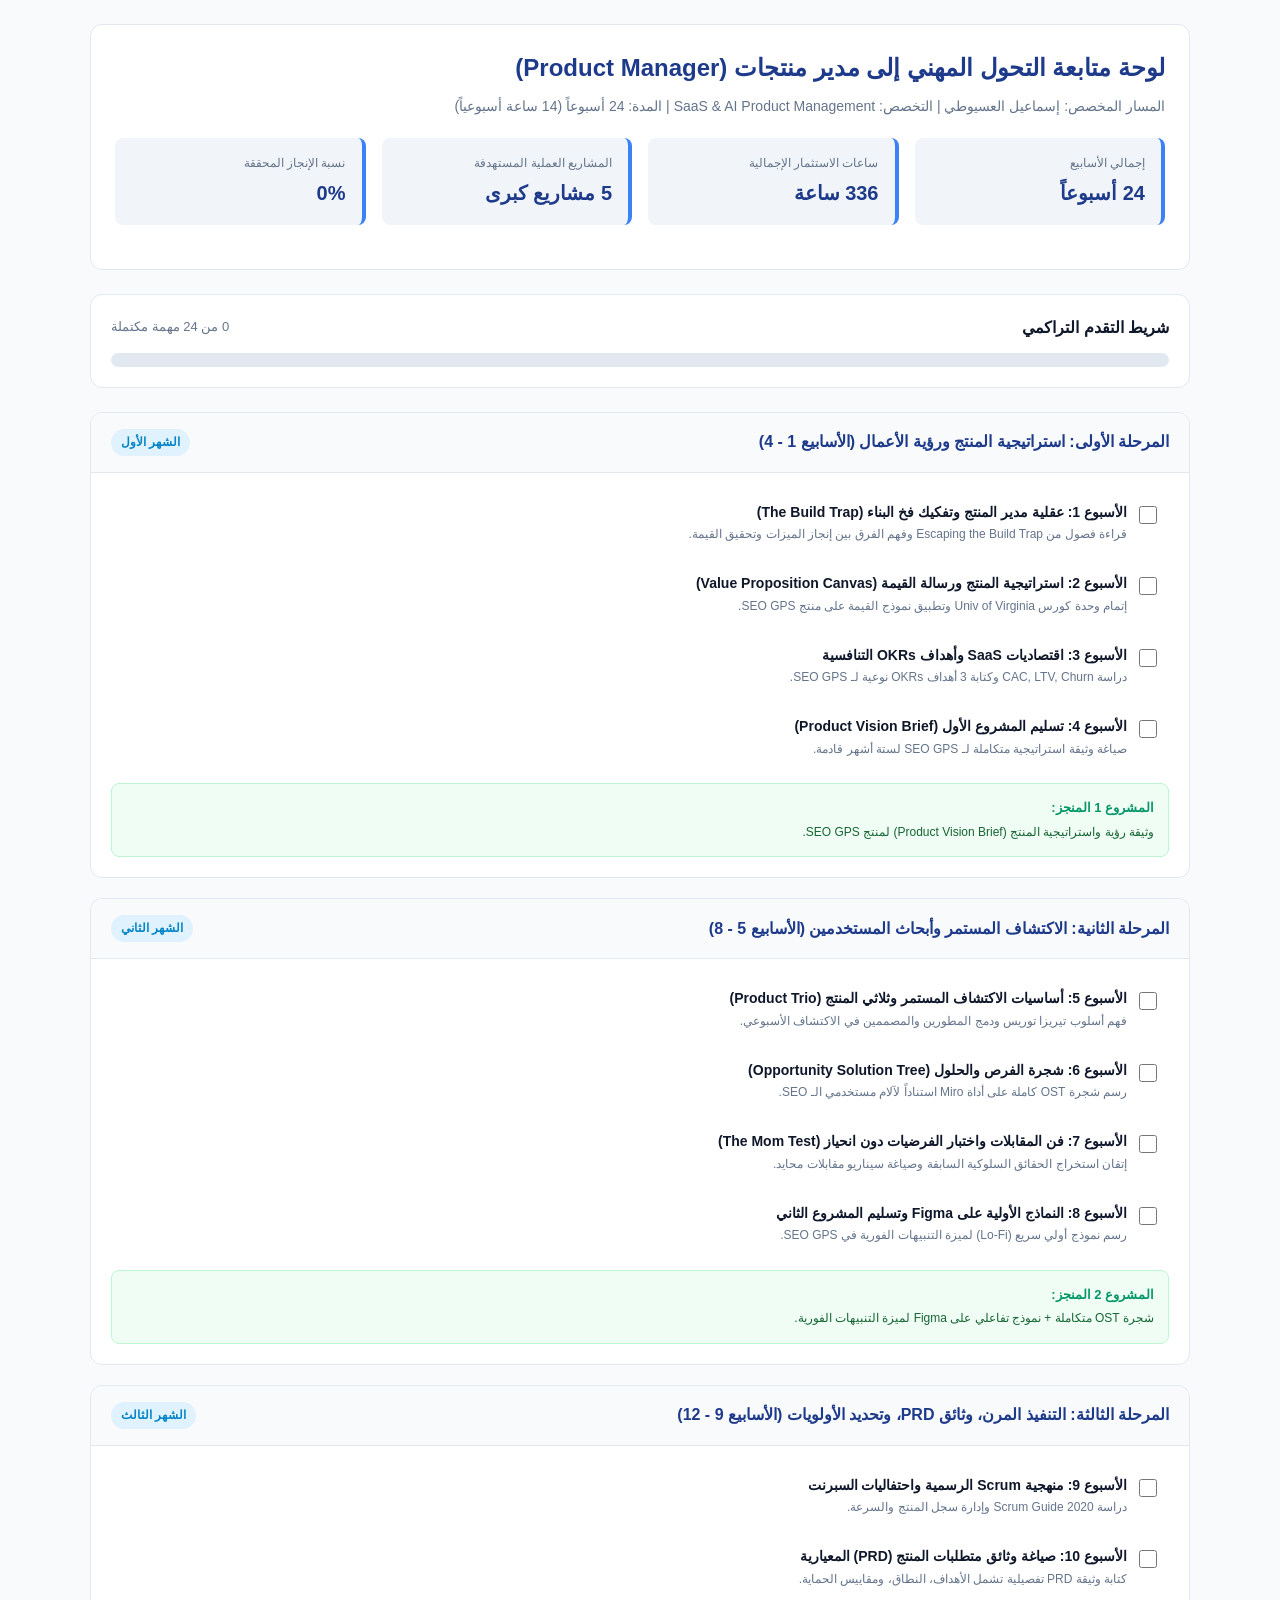
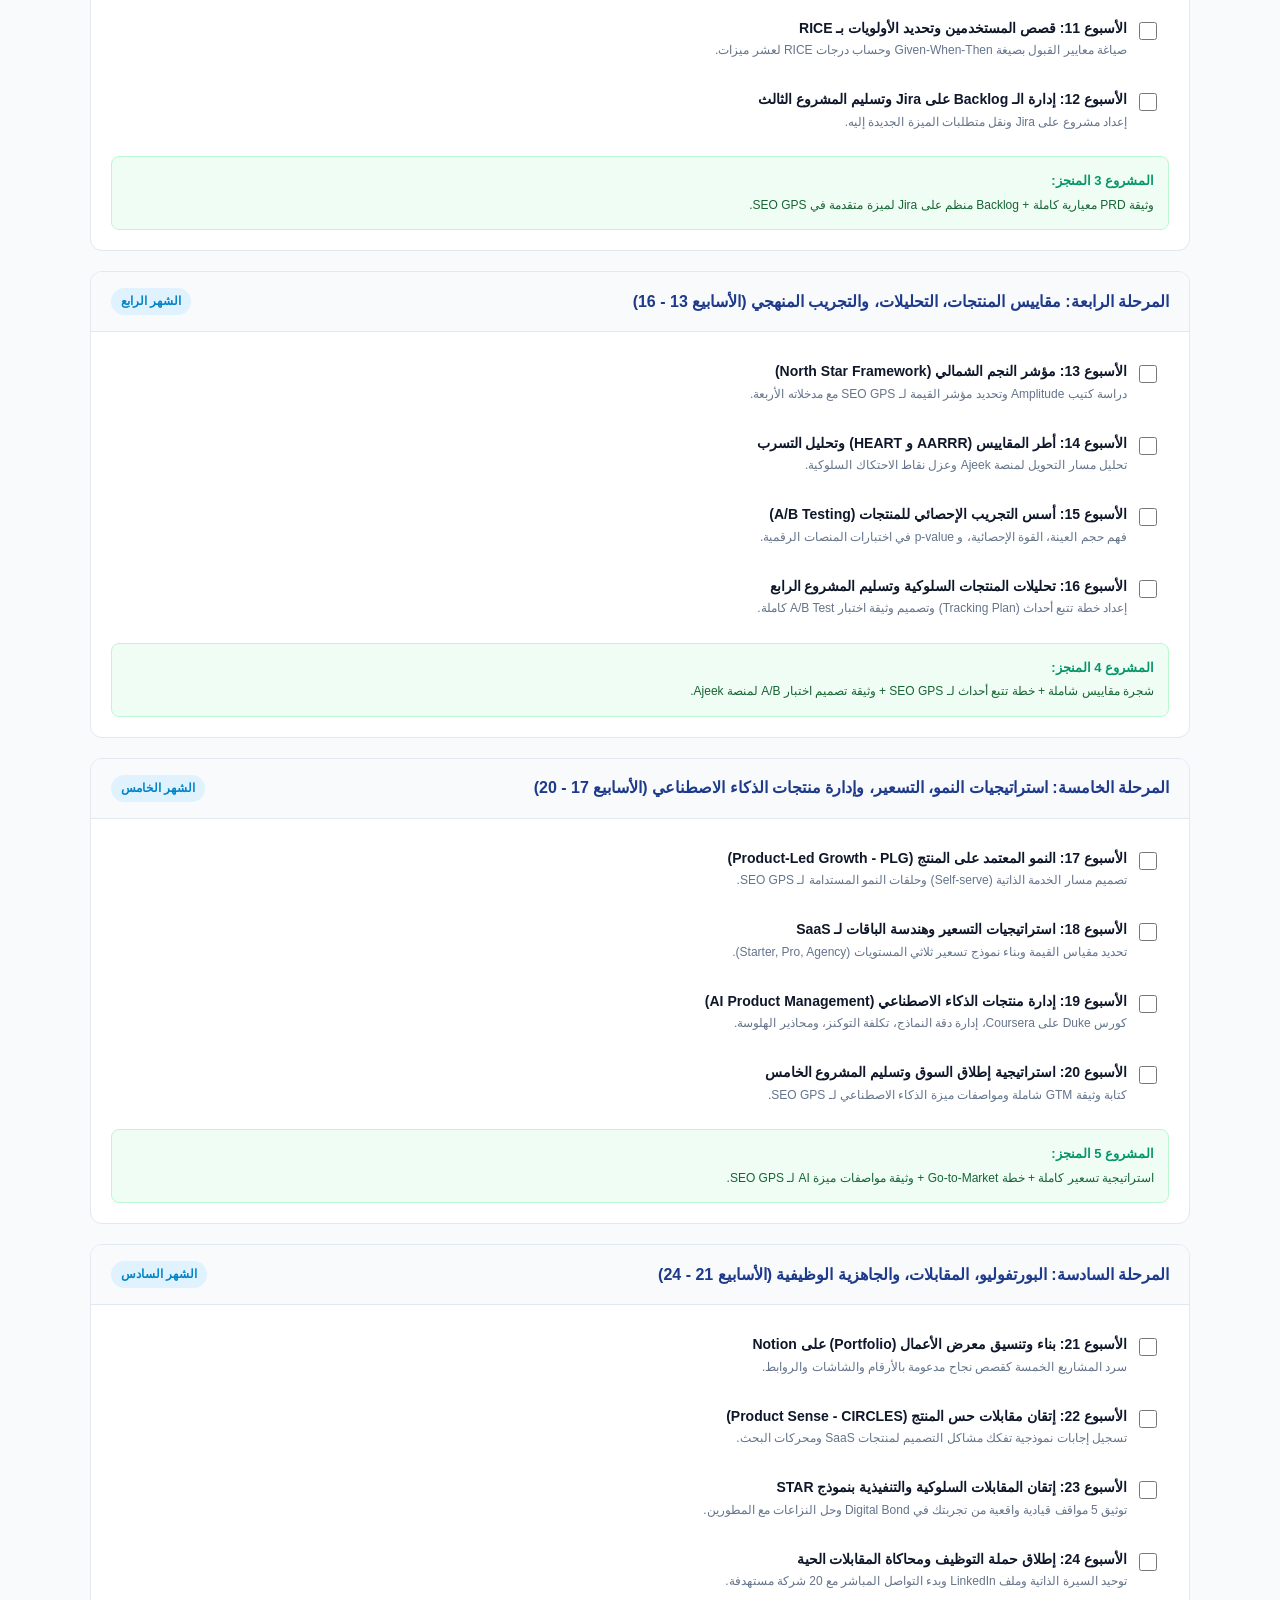
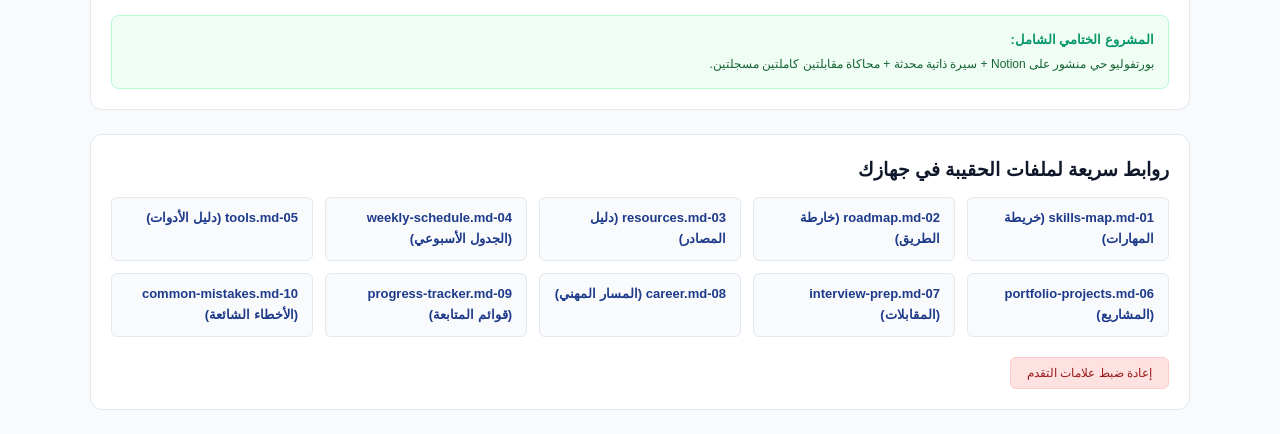
<file: dashboard.html>
<!DOCTYPE html>
<html lang="ar" dir="rtl">
<head>
  <meta charset="UTF-8">
  <meta name="viewport" content="width=device-width, initial-scale=1.0">
  <title>لوحة متابعة التحول المهني إلى إدارة المنتجات - إسماعيل العسيوطي</title>
  <style>
    :root {
      --primary: #1e3a8a;
      --primary-light: #3b82f6;
      --accent: #0284c7;
      --bg: #f8fafc;
      --surface: #ffffff;
      --text: #0f172a;
      --text-muted: #64748b;
      --border: #e2e8f0;
      --success: #059669;
      --warning: #d97706;
    }

    * {
      box-sizing: border-box;
      margin: 0;
      padding: 0;
      font-family: -apple-system, BlinkMacSystemFont, "Segoe UI", Roboto, "Helvetica Neue", Arial, sans-serif;
    }

    body {
      background-color: var(--bg);
      color: var(--text);
      line-height: 1.6;
      padding: 24px;
    }

    .container {
      max-width: 1100px;
      margin: 0 auto;
    }

    header {
      background: var(--surface);
      padding: 24px;
      border-radius: 12px;
      border: 1px solid var(--border);
      margin-bottom: 24px;
    }

    h1 {
      font-size: 24px;
      color: var(--primary);
      margin-bottom: 8px;
    }

    .subtitle {
      color: var(--text-muted);
      font-size: 14px;
      margin-bottom: 20px;
    }

    .stats-grid {
      display: grid;
      grid-template-columns: repeat(auto-fit, minmax(200px, 1fr));
      gap: 16px;
      margin-bottom: 20px;
    }

    .stat-card {
      background: #f1f5f9;
      padding: 16px;
      border-radius: 8px;
      border-right: 4px solid var(--primary-light);
    }

    .stat-label {
      font-size: 12px;
      color: var(--text-muted);
      margin-bottom: 4px;
    }

    .stat-value {
      font-size: 20px;
      font-weight: 700;
      color: var(--primary);
    }

    .progress-container {
      background: var(--surface);
      padding: 20px;
      border-radius: 12px;
      border: 1px solid var(--border);
      margin-bottom: 24px;
    }

    .progress-header {
      display: flex;
      justify-content: space-between;
      align-items: center;
      margin-bottom: 12px;
    }

    .progress-bar-bg {
      background: #e2e8f0;
      height: 14px;
      border-radius: 7px;
      overflow: hidden;
    }

    .progress-bar-fill {
      background: var(--success);
      height: 100%;
      width: 0%;
      transition: width 0.3s ease;
    }

    .phases-container {
      display: flex;
      flex-direction: column;
      gap: 20px;
    }

    .phase-card {
      background: var(--surface);
      border: 1px solid var(--border);
      border-radius: 12px;
      overflow: hidden;
    }

    .phase-header {
      background: #f8fafc;
      padding: 16px 20px;
      border-bottom: 1px solid var(--border);
      display: flex;
      justify-content: space-between;
      align-items: center;
      cursor: pointer;
    }

    .phase-title {
      font-size: 16px;
      font-weight: 700;
      color: var(--primary);
    }

    .phase-badge {
      font-size: 12px;
      padding: 4px 10px;
      border-radius: 9999px;
      background: #e0f2fe;
      color: var(--accent);
      font-weight: 600;
    }

    .phase-content {
      padding: 20px;
    }

    .task-list {
      list-style: none;
      display: flex;
      flex-direction: column;
      gap: 12px;
    }

    .task-item {
      display: flex;
      align-items: flex-start;
      gap: 12px;
      padding: 8px 12px;
      border-radius: 6px;
      transition: background 0.15s ease;
    }

    .task-item:hover {
      background: #f8fafc;
    }

    .task-item input[type="checkbox"] {
      margin-top: 5px;
      width: 18px;
      height: 18px;
      cursor: pointer;
      accent-color: var(--primary-light);
    }

    .task-info {
      flex: 1;
    }

    .task-title {
      font-size: 14px;
      font-weight: 600;
      color: var(--text);
    }

    .task-desc {
      font-size: 12px;
      color: var(--text-muted);
      margin-top: 2px;
    }

    .project-box {
      margin-top: 16px;
      padding: 14px;
      background: #f0fdf4;
      border: 1px solid #bbf7d0;
      border-radius: 8px;
    }

    .project-box-title {
      font-size: 13px;
      font-weight: 700;
      color: var(--success);
      margin-bottom: 4px;
    }

    .project-box-desc {
      font-size: 12px;
      color: #166534;
    }

    .quick-links {
      margin-top: 24px;
      background: var(--surface);
      padding: 20px;
      border-radius: 12px;
      border: 1px solid var(--border);
    }

    .links-grid {
      display: grid;
      grid-template-columns: repeat(auto-fit, minmax(200px, 1fr));
      gap: 12px;
      margin-top: 12px;
    }

    .quick-link-item {
      padding: 10px 14px;
      background: #f8fafc;
      border: 1px solid var(--border);
      border-radius: 6px;
      color: var(--primary);
      text-decoration: none;
      font-size: 13px;
      font-weight: 600;
      transition: border-color 0.2s;
    }

    .quick-link-item:hover {
      border-color: var(--primary-light);
      background: #f1f5f9;
    }

    .reset-btn {
      margin-top: 20px;
      padding: 8px 16px;
      font-size: 12px;
      background: #fee2e2;
      color: #991b1b;
      border: 1px solid #fecaca;
      border-radius: 6px;
      cursor: pointer;
    }

    .reset-btn:hover {
      background: #fecaca;
    }
  </style>
</head>
<body>
  <div class="container">
    <header>
      <h1>لوحة متابعة التحول المهني إلى مدير منتجات (Product Manager)</h1>
      <p class="subtitle">المسار المخصص: إسماعيل العسيوطي | التخصص: SaaS & AI Product Management | المدة: 24 أسبوعاً (14 ساعة أسبوعياً)</p>
      
      <div class="stats-grid">
        <div class="stat-card">
          <div class="stat-label">إجمالي الأسابيع</div>
          <div class="stat-value">24 أسبوعاً</div>
        </div>
        <div class="stat-card">
          <div class="stat-label">ساعات الاستثمار الإجمالية</div>
          <div class="stat-value">336 ساعة</div>
        </div>
        <div class="stat-card">
          <div class="stat-label">المشاريع العملية المستهدفة</div>
          <div class="stat-value">5 مشاريع كبرى</div>
        </div>
        <div class="stat-card">
          <div class="stat-label">نسبة الإنجاز المحققة</div>
          <div class="stat-value" id="progressPercentage">0%</div>
        </div>
      </div>
    </header>

    <div class="progress-container">
      <div class="progress-header">
        <strong>شريط التقدم التراكمي</strong>
        <span id="progressCount" style="font-size: 13px; color: var(--text-muted);">0 من 24 مهمة مكتملة</span>
      </div>
      <div class="progress-bar-bg">
        <div class="progress-bar-fill" id="progressBar"></div>
      </div>
    </div>

    <div class="phases-container">
      <!-- المرحلة 1 -->
      <div class="phase-card">
        <div class="phase-header">
          <span class="phase-title">المرحلة الأولى: استراتيجية المنتج ورؤية الأعمال (الأسابيع 1 - 4)</span>
          <span class="phase-badge">الشهر الأول</span>
        </div>
        <div class="phase-content">
          <ul class="task-list">
            <li class="task-item">
              <input type="checkbox" id="w1" onchange="updateProgress()">
              <div class="task-info">
                <div class="task-title">الأسبوع 1: عقلية مدير المنتج وتفكيك فخ البناء (The Build Trap)</div>
                <div class="task-desc">قراءة فصول من Escaping the Build Trap وفهم الفرق بين إنجاز الميزات وتحقيق القيمة.</div>
              </div>
            </li>
            <li class="task-item">
              <input type="checkbox" id="w2" onchange="updateProgress()">
              <div class="task-info">
                <div class="task-title">الأسبوع 2: استراتيجية المنتج ورسالة القيمة (Value Proposition Canvas)</div>
                <div class="task-desc">إتمام وحدة كورس Univ of Virginia وتطبيق نموذج القيمة على منتج SEO GPS.</div>
              </div>
            </li>
            <li class="task-item">
              <input type="checkbox" id="w3" onchange="updateProgress()">
              <div class="task-info">
                <div class="task-title">الأسبوع 3: اقتصاديات SaaS وأهداف OKRs التنافسية</div>
                <div class="task-desc">دراسة CAC, LTV, Churn وكتابة 3 أهداف OKRs نوعية لـ SEO GPS.</div>
              </div>
            </li>
            <li class="task-item">
              <input type="checkbox" id="w4" onchange="updateProgress()">
              <div class="task-info">
                <div class="task-title">الأسبوع 4: تسليم المشروع الأول (Product Vision Brief)</div>
                <div class="task-desc">صياغة وثيقة استراتيجية متكاملة لـ SEO GPS لستة أشهر قادمة.</div>
              </div>
            </li>
          </ul>
          <div class="project-box">
            <div class="project-box-title">المشروع 1 المنجز:</div>
            <div class="project-box-desc">وثيقة رؤية واستراتيجية المنتج (Product Vision Brief) لمنتج SEO GPS.</div>
          </div>
        </div>
      </div>

      <!-- المرحلة 2 -->
      <div class="phase-card">
        <div class="phase-header">
          <span class="phase-title">المرحلة الثانية: الاكتشاف المستمر وأبحاث المستخدمين (الأسابيع 5 - 8)</span>
          <span class="phase-badge">الشهر الثاني</span>
        </div>
        <div class="phase-content">
          <ul class="task-list">
            <li class="task-item">
              <input type="checkbox" id="w5" onchange="updateProgress()">
              <div class="task-info">
                <div class="task-title">الأسبوع 5: أساسيات الاكتشاف المستمر وثلاثي المنتج (Product Trio)</div>
                <div class="task-desc">فهم أسلوب تيريزا توريس ودمج المطورين والمصممين في الاكتشاف الأسبوعي.</div>
              </div>
            </li>
            <li class="task-item">
              <input type="checkbox" id="w6" onchange="updateProgress()">
              <div class="task-info">
                <div class="task-title">الأسبوع 6: شجرة الفرص والحلول (Opportunity Solution Tree)</div>
                <div class="task-desc">رسم شجرة OST كاملة على أداة Miro استناداً لآلام مستخدمي الـ SEO.</div>
              </div>
            </li>
            <li class="task-item">
              <input type="checkbox" id="w7" onchange="updateProgress()">
              <div class="task-info">
                <div class="task-title">الأسبوع 7: فن المقابلات واختبار الفرضيات دون انحياز (The Mom Test)</div>
                <div class="task-desc">إتقان استخراج الحقائق السلوكية السابقة وصياغة سيناريو مقابلات محايد.</div>
              </div>
            </li>
            <li class="task-item">
              <input type="checkbox" id="w8" onchange="updateProgress()">
              <div class="task-info">
                <div class="task-title">الأسبوع 8: النماذج الأولية على Figma وتسليم المشروع الثاني</div>
                <div class="task-desc">رسم نموذج أولي سريع (Lo-Fi) لميزة التنبيهات الفورية في SEO GPS.</div>
              </div>
            </li>
          </ul>
          <div class="project-box">
            <div class="project-box-title">المشروع 2 المنجز:</div>
            <div class="project-box-desc">شجرة OST متكاملة + نموذج تفاعلي على Figma لميزة التنبيهات الفورية.</div>
          </div>
        </div>
      </div>

      <!-- المرحلة 3 -->
      <div class="phase-card">
        <div class="phase-header">
          <span class="phase-title">المرحلة الثالثة: التنفيذ المرن، وثائق PRD، وتحديد الأولويات (الأسابيع 9 - 12)</span>
          <span class="phase-badge">الشهر الثالث</span>
        </div>
        <div class="phase-content">
          <ul class="task-list">
            <li class="task-item">
              <input type="checkbox" id="w9" onchange="updateProgress()">
              <div class="task-info">
                <div class="task-title">الأسبوع 9: منهجية Scrum الرسمية واحتفاليات السبرنت</div>
                <div class="task-desc">دراسة Scrum Guide 2020 وإدارة سجل المنتج والسرعة.</div>
              </div>
            </li>
            <li class="task-item">
              <input type="checkbox" id="w10" onchange="updateProgress()">
              <div class="task-info">
                <div class="task-title">الأسبوع 10: صياغة وثائق متطلبات المنتج (PRD) المعيارية</div>
                <div class="task-desc">كتابة وثيقة PRD تفصيلية تشمل الأهداف، النطاق، ومقاييس الحماية.</div>
              </div>
            </li>
            <li class="task-item">
              <input type="checkbox" id="w11" onchange="updateProgress()">
              <div class="task-info">
                <div class="task-title">الأسبوع 11: قصص المستخدمين وتحديد الأولويات بـ RICE</div>
                <div class="task-desc">صياغة معايير القبول بصيغة Given-When-Then وحساب درجات RICE لعشر ميزات.</div>
              </div>
            </li>
            <li class="task-item">
              <input type="checkbox" id="w12" onchange="updateProgress()">
              <div class="task-info">
                <div class="task-title">الأسبوع 12: إدارة الـ Backlog على Jira وتسليم المشروع الثالث</div>
                <div class="task-desc">إعداد مشروع على Jira ونقل متطلبات الميزة الجديدة إليه.</div>
              </div>
            </li>
          </ul>
          <div class="project-box">
            <div class="project-box-title">المشروع 3 المنجز:</div>
            <div class="project-box-desc">وثيقة PRD معيارية كاملة + Backlog منظم على Jira لميزة متقدمة في SEO GPS.</div>
          </div>
        </div>
      </div>

      <!-- المرحلة 4 -->
      <div class="phase-card">
        <div class="phase-header">
          <span class="phase-title">المرحلة الرابعة: مقاييس المنتجات، التحليلات، والتجريب المنهجي (الأسابيع 13 - 16)</span>
          <span class="phase-badge">الشهر الرابع</span>
        </div>
        <div class="phase-content">
          <ul class="task-list">
            <li class="task-item">
              <input type="checkbox" id="w13" onchange="updateProgress()">
              <div class="task-info">
                <div class="task-title">الأسبوع 13: مؤشر النجم الشمالي (North Star Framework)</div>
                <div class="task-desc">دراسة كتيب Amplitude وتحديد مؤشر القيمة لـ SEO GPS مع مدخلاته الأربعة.</div>
              </div>
            </li>
            <li class="task-item">
              <input type="checkbox" id="w14" onchange="updateProgress()">
              <div class="task-info">
                <div class="task-title">الأسبوع 14: أطر المقاييس (AARRR و HEART) وتحليل التسرب</div>
                <div class="task-desc">تحليل مسار التحويل لمنصة Ajeek وعزل نقاط الاحتكاك السلوكية.</div>
              </div>
            </li>
            <li class="task-item">
              <input type="checkbox" id="w15" onchange="updateProgress()">
              <div class="task-info">
                <div class="task-title">الأسبوع 15: أسس التجريب الإحصائي للمنتجات (A/B Testing)</div>
                <div class="task-desc">فهم حجم العينة، القوة الإحصائية، و p-value في اختبارات المنصات الرقمية.</div>
              </div>
            </li>
            <li class="task-item">
              <input type="checkbox" id="w16" onchange="updateProgress()">
              <div class="task-info">
                <div class="task-title">الأسبوع 16: تحليلات المنتجات السلوكية وتسليم المشروع الرابع</div>
                <div class="task-desc">إعداد خطة تتبع أحداث (Tracking Plan) وتصميم وثيقة اختبار A/B Test كاملة.</div>
              </div>
            </li>
          </ul>
          <div class="project-box">
            <div class="project-box-title">المشروع 4 المنجز:</div>
            <div class="project-box-desc">شجرة مقاييس شاملة + خطة تتبع أحداث لـ SEO GPS + وثيقة تصميم اختبار A/B لمنصة Ajeek.</div>
          </div>
        </div>
      </div>

      <!-- المرحلة 5 -->
      <div class="phase-card">
        <div class="phase-header">
          <span class="phase-title">المرحلة الخامسة: استراتيجيات النمو، التسعير، وإدارة منتجات الذكاء الاصطناعي (الأسابيع 17 - 20)</span>
          <span class="phase-badge">الشهر الخامس</span>
        </div>
        <div class="phase-content">
          <ul class="task-list">
            <li class="task-item">
              <input type="checkbox" id="w17" onchange="updateProgress()">
              <div class="task-info">
                <div class="task-title">الأسبوع 17: النمو المعتمد على المنتج (Product-Led Growth - PLG)</div>
                <div class="task-desc">تصميم مسار الخدمة الذاتية (Self-serve) وحلقات النمو المستدامة لـ SEO GPS.</div>
              </div>
            </li>
            <li class="task-item">
              <input type="checkbox" id="w18" onchange="updateProgress()">
              <div class="task-info">
                <div class="task-title">الأسبوع 18: استراتيجيات التسعير وهندسة الباقات لـ SaaS</div>
                <div class="task-desc">تحديد مقياس القيمة وبناء نموذج تسعير ثلاثي المستويات (Starter, Pro, Agency).</div>
              </div>
            </li>
            <li class="task-item">
              <input type="checkbox" id="w19" onchange="updateProgress()">
              <div class="task-info">
                <div class="task-title">الأسبوع 19: إدارة منتجات الذكاء الاصطناعي (AI Product Management)</div>
                <div class="task-desc">كورس Duke على Coursera، إدارة دقة النماذج، تكلفة التوكنز، ومحاذير الهلوسة.</div>
              </div>
            </li>
            <li class="task-item">
              <input type="checkbox" id="w20" onchange="updateProgress()">
              <div class="task-info">
                <div class="task-title">الأسبوع 20: استراتيجية إطلاق السوق وتسليم المشروع الخامس</div>
                <div class="task-desc">كتابة وثيقة GTM شاملة ومواصفات ميزة الذكاء الاصطناعي لـ SEO GPS.</div>
              </div>
            </li>
          </ul>
          <div class="project-box">
            <div class="project-box-title">المشروع 5 المنجز:</div>
            <div class="project-box-desc">استراتيجية تسعير كاملة + خطة Go-to-Market + وثيقة مواصفات ميزة AI لـ SEO GPS.</div>
          </div>
        </div>
      </div>

      <!-- المرحلة 6 -->
      <div class="phase-card">
        <div class="phase-header">
          <span class="phase-title">المرحلة السادسة: البورتفوليو، المقابلات، والجاهزية الوظيفية (الأسابيع 21 - 24)</span>
          <span class="phase-badge">الشهر السادس</span>
        </div>
        <div class="phase-content">
          <ul class="task-list">
            <li class="task-item">
              <input type="checkbox" id="w21" onchange="updateProgress()">
              <div class="task-info">
                <div class="task-title">الأسبوع 21: بناء وتنسيق معرض الأعمال (Portfolio) على Notion</div>
                <div class="task-desc">سرد المشاريع الخمسة كقصص نجاح مدعومة بالأرقام والشاشات والروابط.</div>
              </div>
            </li>
            <li class="task-item">
              <input type="checkbox" id="w22" onchange="updateProgress()">
              <div class="task-info">
                <div class="task-title">الأسبوع 22: إتقان مقابلات حس المنتج (Product Sense - CIRCLES)</div>
                <div class="task-desc">تسجيل إجابات نموذجية تفكك مشاكل التصميم لمنتجات SaaS ومحركات البحث.</div>
              </div>
            </li>
            <li class="task-item">
              <input type="checkbox" id="w23" onchange="updateProgress()">
              <div class="task-info">
                <div class="task-title">الأسبوع 23: إتقان المقابلات السلوكية والتنفيذية بنموذج STAR</div>
                <div class="task-desc">توثيق 5 مواقف قيادية واقعية من تجربتك في Digital Bond وحل النزاعات مع المطورين.</div>
              </div>
            </li>
            <li class="task-item">
              <input type="checkbox" id="w24" onchange="updateProgress()">
              <div class="task-info">
                <div class="task-title">الأسبوع 24: إطلاق حملة التوظيف ومحاكاة المقابلات الحية</div>
                <div class="task-desc">توحيد السيرة الذاتية وملف LinkedIn وبدء التواصل المباشر مع 20 شركة مستهدفة.</div>
              </div>
            </li>
          </ul>
          <div class="project-box">
            <div class="project-box-title">المشروع الختامي الشامل:</div>
            <div class="project-box-desc">بورتفوليو حي منشور على Notion + سيرة ذاتية محدثة + محاكاة مقابلتين كاملتين مسجلتين.</div>
          </div>
        </div>
      </div>
    </div>

    <div class="quick-links">
      <h3>روابط سريعة لملفات الحقيبة في جهازك</h3>
      <div class="links-grid">
        <a class="quick-link-item" href="01-skills-map.md">01-skills-map.md (خريطة المهارات)</a>
        <a class="quick-link-item" href="02-roadmap.md">02-roadmap.md (خارطة الطريق)</a>
        <a class="quick-link-item" href="03-resources.md">03-resources.md (دليل المصادر)</a>
        <a class="quick-link-item" href="04-weekly-schedule.md">04-weekly-schedule.md (الجدول الأسبوعي)</a>
        <a class="quick-link-item" href="05-tools.md">05-tools.md (دليل الأدوات)</a>
        <a class="quick-link-item" href="06-portfolio-projects.md">06-portfolio-projects.md (المشاريع)</a>
        <a class="quick-link-item" href="07-interview-prep.md">07-interview-prep.md (المقابلات)</a>
        <a class="quick-link-item" href="08-career.md">08-career.md (المسار المهني)</a>
        <a class="quick-link-item" href="09-progress-tracker.md">09-progress-tracker.md (قوائم المتابعة)</a>
        <a class="quick-link-item" href="10-common-mistakes.md">10-common-mistakes.md (الأخطاء الشائعة)</a>
      </div>
      <button class="reset-btn" onclick="resetProgress()">إعادة ضبط علامات التقدم</button>
    </div>
  </div>

  <script>
    const totalTasks = 24;

    function updateProgress() {
      let checkedCount = 0;
      for (let i = 1; i <= totalTasks; i++) {
        const checkbox = document.getElementById('w' + i);
        if (checkbox && checkbox.checked) {
          checkedCount++;
          localStorage.setItem('pm_task_w' + i, 'true');
        } else {
          localStorage.removeItem('pm_task_w' + i);
        }
      }

      const percentage = Math.round((checkedCount / totalTasks) * 100);
      document.getElementById('progressBar').style.width = percentage + '%';
      document.getElementById('progressPercentage').innerText = percentage + '%';
      document.getElementById('progressCount').innerText = checkedCount + ' من ' + totalTasks + ' مهمة مكتملة';
    }

    function loadProgress() {
      for (let i = 1; i <= totalTasks; i++) {
        const saved = localStorage.getItem('pm_task_w' + i);
        const checkbox = document.getElementById('w' + i);
        if (checkbox && saved === 'true') {
          checkbox.checked = true;
        }
      }
      updateProgress();
    }

    function resetProgress() {
      if (confirm('هل أنت متأكد من إعادة ضبط كافة المهام غير المكتملة؟')) {
        for (let i = 1; i <= totalTasks; i++) {
          localStorage.removeItem('pm_task_w' + i);
          const checkbox = document.getElementById('w' + i);
          if (checkbox) checkbox.checked = false;
        }
        updateProgress();
      }
    }

    window.onload = loadProgress;
  </script>
</body>
</html>
</file>
